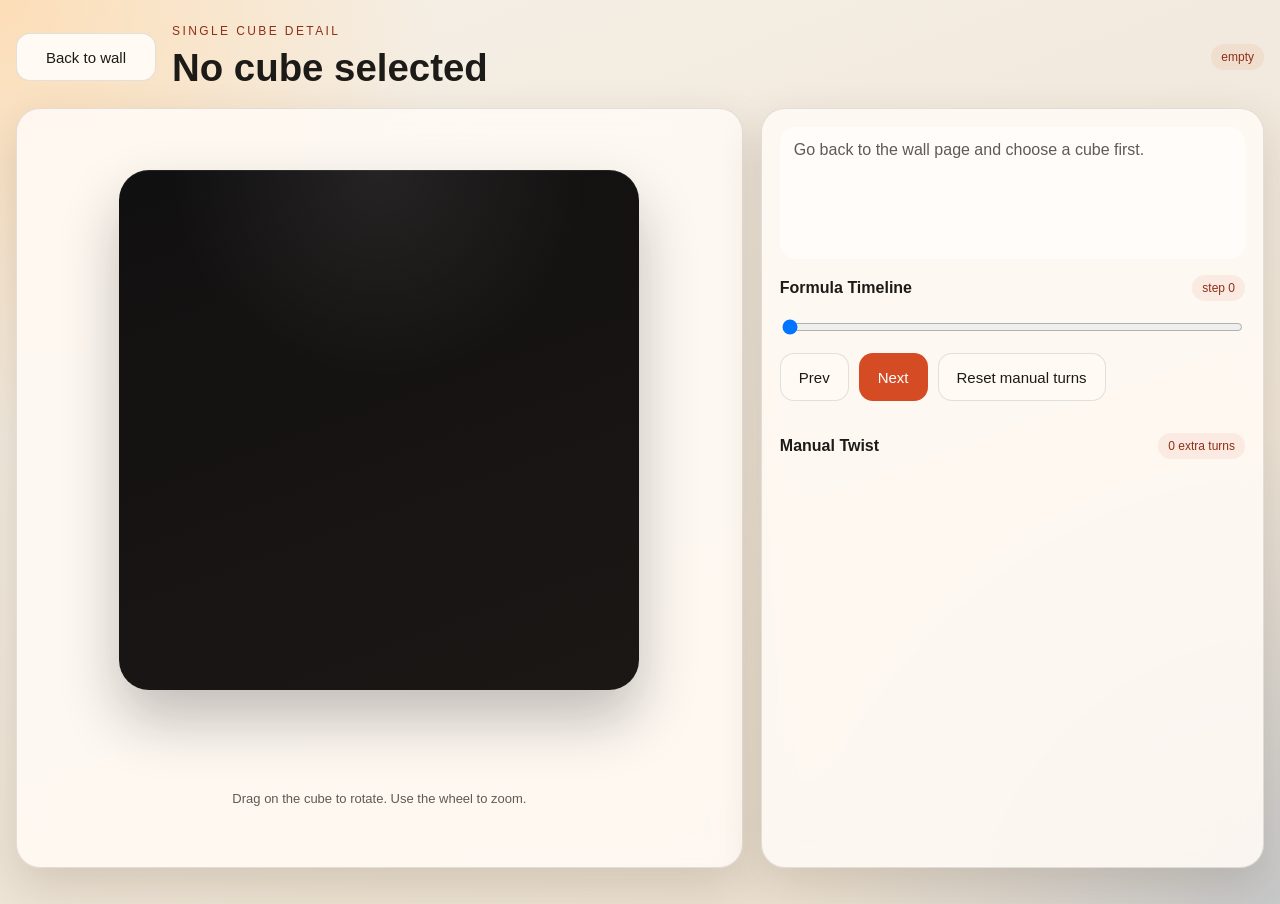
<file: web/detail.html>
<!doctype html>
<html lang="zh-CN">
  <head>
    <meta charset="UTF-8" />
    <meta name="viewport" content="width=device-width, initial-scale=1.0" />
    <title>Cube Detail 3D</title>
    <link rel="stylesheet" href="./styles.css" />
  </head>
  <body>
    <main class="detail-shell">
      <section class="detail-topbar">
        <button id="backToWall" class="ghost nav-link" type="button">Back to wall</button>
        <div>
          <p class="eyebrow">Single Cube Detail</p>
          <h1 id="detailTitle">Cube detail</h1>
        </div>
        <span id="detailStatus" class="badge">ready</span>
      </section>

      <section class="detail-layout">
        <div class="panel viewer-panel">
          <div class="scene">
            <canvas id="cubeCanvas" class="cube-canvas" width="960" height="960"></canvas>
          </div>

          <p id="dragHint" class="helper-line scene-hint">Drag on the cube to rotate. Use the wheel to zoom.</p>
        </div>

        <div class="panel detail-sidebar">
          <div id="detailInfo" class="selection-info"></div>

          <div class="timeline-header">
            <h2>Formula Timeline</h2>
            <span id="stepLabel" class="badge">step 0</span>
          </div>
          <input id="stepSlider" type="range" min="0" max="0" value="0" />
          <div class="timeline-actions">
            <button id="prevStep" class="secondary">Prev</button>
            <button id="nextStep" class="primary">Next</button>
            <button id="resetManual" class="ghost">Reset manual turns</button>
          </div>
          <div id="formulaChips" class="chip-list"></div>

          <div class="timeline-header">
            <h2>Manual Twist</h2>
            <span id="manualLabel" class="badge">0 extra turns</span>
          </div>
          <div id="manualButtons" class="move-pad"></div>
        </div>
      </section>
    </main>

    <script type="module" src="./detail.js?v=20260422c"></script>
  </body>
</html>
</file>
<file: web/styles.css>
:root {
  --bg: #f6f0e7;
  --panel: rgba(255, 250, 244, 0.9);
  --panel-strong: #fffaf4;
  --ink: #1d1b18;
  --muted: #5f5a54;
  --accent: #d54b23;
  --accent-dark: #8f2f17;
  --line: rgba(29, 27, 24, 0.12);
  --shadow: 0 18px 45px rgba(70, 43, 18, 0.16);
}

* {
  box-sizing: border-box;
}

body {
  margin: 0;
  min-height: 100vh;
  font-family: "Segoe UI", "PingFang SC", "Microsoft YaHei", sans-serif;
  color: var(--ink);
  background:
    radial-gradient(circle at top left, rgba(255, 214, 163, 0.7), transparent 28%),
    radial-gradient(circle at bottom right, rgba(0, 70, 173, 0.15), transparent 30%),
    linear-gradient(160deg, #f6f0e7 0%, #eadfce 100%);
}

.app-shell {
  width: min(1440px, calc(100vw - 32px));
  margin: 0 auto;
  padding: 24px 0 36px;
}

.hero,
.controls,
.workspace {
  display: grid;
  gap: 18px;
}

.hero {
  grid-template-columns: 2fr 1fr;
  align-items: end;
  margin-bottom: 18px;
}

.eyebrow {
  margin: 0 0 8px;
  font-size: 12px;
  letter-spacing: 0.2em;
  text-transform: uppercase;
  color: var(--accent-dark);
}

.hero h1 {
  margin: 0;
  font-size: clamp(2rem, 4vw, 4rem);
  line-height: 0.95;
}

.lede {
  max-width: 60ch;
  color: var(--muted);
  margin-top: 14px;
}

.hero-stats {
  display: grid;
  grid-template-columns: repeat(3, 1fr);
  gap: 12px;
}

.stat-card,
.controls,
.panel {
  border: 1px solid var(--line);
  background: var(--panel);
  backdrop-filter: blur(14px);
  border-radius: 24px;
  box-shadow: var(--shadow);
}

.stat-card {
  padding: 18px;
}

.stat-card span {
  display: block;
  color: var(--muted);
  font-size: 13px;
}

.stat-card strong {
  display: block;
  margin-top: 10px;
  font-size: 1.5rem;
}

.controls {
  grid-template-columns: repeat(6, minmax(0, 1fr)) auto;
  padding: 18px;
  margin-bottom: 18px;
}

.field {
  display: grid;
  gap: 8px;
}

.field span {
  font-size: 13px;
  color: var(--muted);
}

.field input,
.field select,
button {
  min-height: 48px;
  border-radius: 14px;
  border: 1px solid var(--line);
  background: var(--panel-strong);
  color: var(--ink);
  font-size: 15px;
}

.field input,
.field select {
  width: 100%;
  padding: 0 14px;
}

.upload input {
  padding: 10px 14px;
}

.field input[type="color"] {
  padding: 6px;
  min-height: 48px;
}

.actions {
  display: flex;
  align-items: end;
  gap: 12px;
}

button {
  cursor: pointer;
  padding: 0 18px;
  transition:
    transform 180ms ease,
    background 180ms ease,
    color 180ms ease;
}

button:hover {
  transform: translateY(-1px);
}

.primary {
  background: var(--accent);
  color: white;
  border-color: transparent;
}

.secondary,
.ghost {
  background: var(--panel-strong);
}

.workspace {
  grid-template-columns: minmax(0, 1.9fr) minmax(320px, 0.9fr);
}

.panel {
  padding: 18px;
}

.panel-header {
  display: flex;
  justify-content: space-between;
  align-items: center;
  gap: 12px;
  margin-bottom: 12px;
}

.panel-header h2 {
  margin: 0;
  font-size: 1rem;
}

.status,
.badge {
  display: inline-flex;
  align-items: center;
  padding: 6px 10px;
  border-radius: 999px;
  background: rgba(213, 75, 35, 0.08);
  color: var(--accent-dark);
  font-size: 12px;
}

.canvas-wrap {
  border-radius: 18px;
  overflow: hidden;
  background:
    linear-gradient(135deg, rgba(0, 0, 0, 0.72), rgba(22, 22, 24, 0.95)),
    repeating-linear-gradient(
      45deg,
      rgba(255, 255, 255, 0.03),
      rgba(255, 255, 255, 0.03) 8px,
      transparent 8px,
      transparent 16px
    );
}

#mosaicCanvas {
  display: block;
  width: 100%;
  height: auto;
}

.progress-wrap {
  display: flex;
  align-items: center;
  gap: 12px;
  margin-top: 14px;
}

progress {
  width: 100%;
  height: 10px;
  border-radius: 999px;
  overflow: hidden;
}

.sidebar {
  display: flex;
  flex-direction: column;
  min-height: 680px;
}

.selection-info {
  padding: 14px;
  border-radius: 16px;
  background: rgba(255, 255, 255, 0.55);
  color: var(--muted);
  min-height: 132px;
}

.formulas-header {
  margin-top: 18px;
}

.cube-list {
  display: grid;
  gap: 10px;
  margin-top: 8px;
  max-height: 460px;
  overflow: auto;
  padding-right: 4px;
}

.cube-card {
  border: 1px solid var(--line);
  border-radius: 16px;
  padding: 12px;
  background: rgba(255, 255, 255, 0.7);
}

.cube-card.active {
  border-color: rgba(213, 75, 35, 0.45);
  box-shadow: inset 0 0 0 1px rgba(213, 75, 35, 0.24);
}

.cube-card h3,
.cube-card p {
  margin: 0;
}

.cube-card h3 {
  font-size: 14px;
}

.cube-card p {
  margin-top: 6px;
  color: var(--muted);
  font-size: 13px;
  line-height: 1.4;
}

.target-grid {
  display: grid;
  grid-template-columns: repeat(3, 18px);
  gap: 4px;
  margin-top: 10px;
}

.swatch {
  width: 18px;
  height: 18px;
  border-radius: 4px;
  border: 1px solid rgba(0, 0, 0, 0.15);
}

.helper-line {
  margin: 14px 0 0;
  color: var(--muted);
  font-size: 13px;
}

.nav-link {
  display: inline-flex;
  align-items: center;
  justify-content: center;
  min-width: 140px;
  text-decoration: none;
}

.detail-shell {
  width: min(1440px, calc(100vw - 32px));
  margin: 0 auto;
  padding: 24px 0 36px;
}

.detail-topbar {
  display: grid;
  grid-template-columns: auto 1fr auto;
  gap: 16px;
  align-items: center;
  margin-bottom: 18px;
}

.detail-topbar h1 {
  margin: 4px 0 0;
  font-size: clamp(1.8rem, 3vw, 3rem);
}

.detail-layout {
  display: grid;
  grid-template-columns: minmax(0, 1.3fr) minmax(360px, 0.9fr);
  gap: 18px;
}

.viewer-panel {
  min-height: 760px;
  display: grid;
  place-items: center;
}

.scene {
  width: min(70vw, 520px);
  aspect-ratio: 1;
  display: grid;
  place-items: center;
  perspective: 1200px;
}

.cube-canvas {
  width: min(70vw, 520px);
  aspect-ratio: 1;
  border-radius: 30px;
  background:
    radial-gradient(circle at top, rgba(255, 255, 255, 0.08), transparent 36%),
    linear-gradient(160deg, #111010 0%, #1b1715 100%);
  box-shadow:
    inset 0 1px 0 rgba(255, 255, 255, 0.08),
    0 30px 60px rgba(0, 0, 0, 0.24);
  cursor: grab;
  touch-action: none;
  user-select: none;
}

.cube-canvas.dragging {
  cursor: grabbing;
}

.scene-hint {
  margin-top: 16px;
  text-align: center;
}

.detail-sidebar {
  display: flex;
  flex-direction: column;
  gap: 16px;
}

.timeline-header {
  display: flex;
  justify-content: space-between;
  align-items: center;
  gap: 12px;
}

.timeline-header h2 {
  margin: 0;
  font-size: 1rem;
}

.timeline-actions {
  display: flex;
  gap: 10px;
  flex-wrap: wrap;
}

.chip-list {
  display: flex;
  flex-wrap: wrap;
  gap: 8px;
}

.chip {
  min-height: 38px;
  padding: 0 14px;
  border-radius: 999px;
  border: 1px solid var(--line);
  background: rgba(255, 255, 255, 0.72);
}

.chip.active {
  background: var(--accent);
  color: white;
  border-color: transparent;
}

.move-pad {
  display: grid;
  grid-template-columns: repeat(3, minmax(0, 1fr));
  gap: 10px;
}

.camera-controls {
  width: min(560px, 100%);
  display: grid;
  gap: 14px;
  margin-top: 18px;
}

@media (max-width: 1080px) {
  .hero,
  .workspace,
  .controls {
    grid-template-columns: 1fr;
  }

  .hero-stats {
    grid-template-columns: repeat(3, minmax(0, 1fr));
  }

  .actions {
    align-items: stretch;
  }

  .actions button {
    width: 100%;
  }

  .detail-topbar,
  .detail-layout {
    grid-template-columns: 1fr;
  }

  .scene {
    width: min(88vw, 520px);
  }

  .move-pad {
    grid-template-columns: repeat(2, minmax(0, 1fr));
  }
}
</file>
